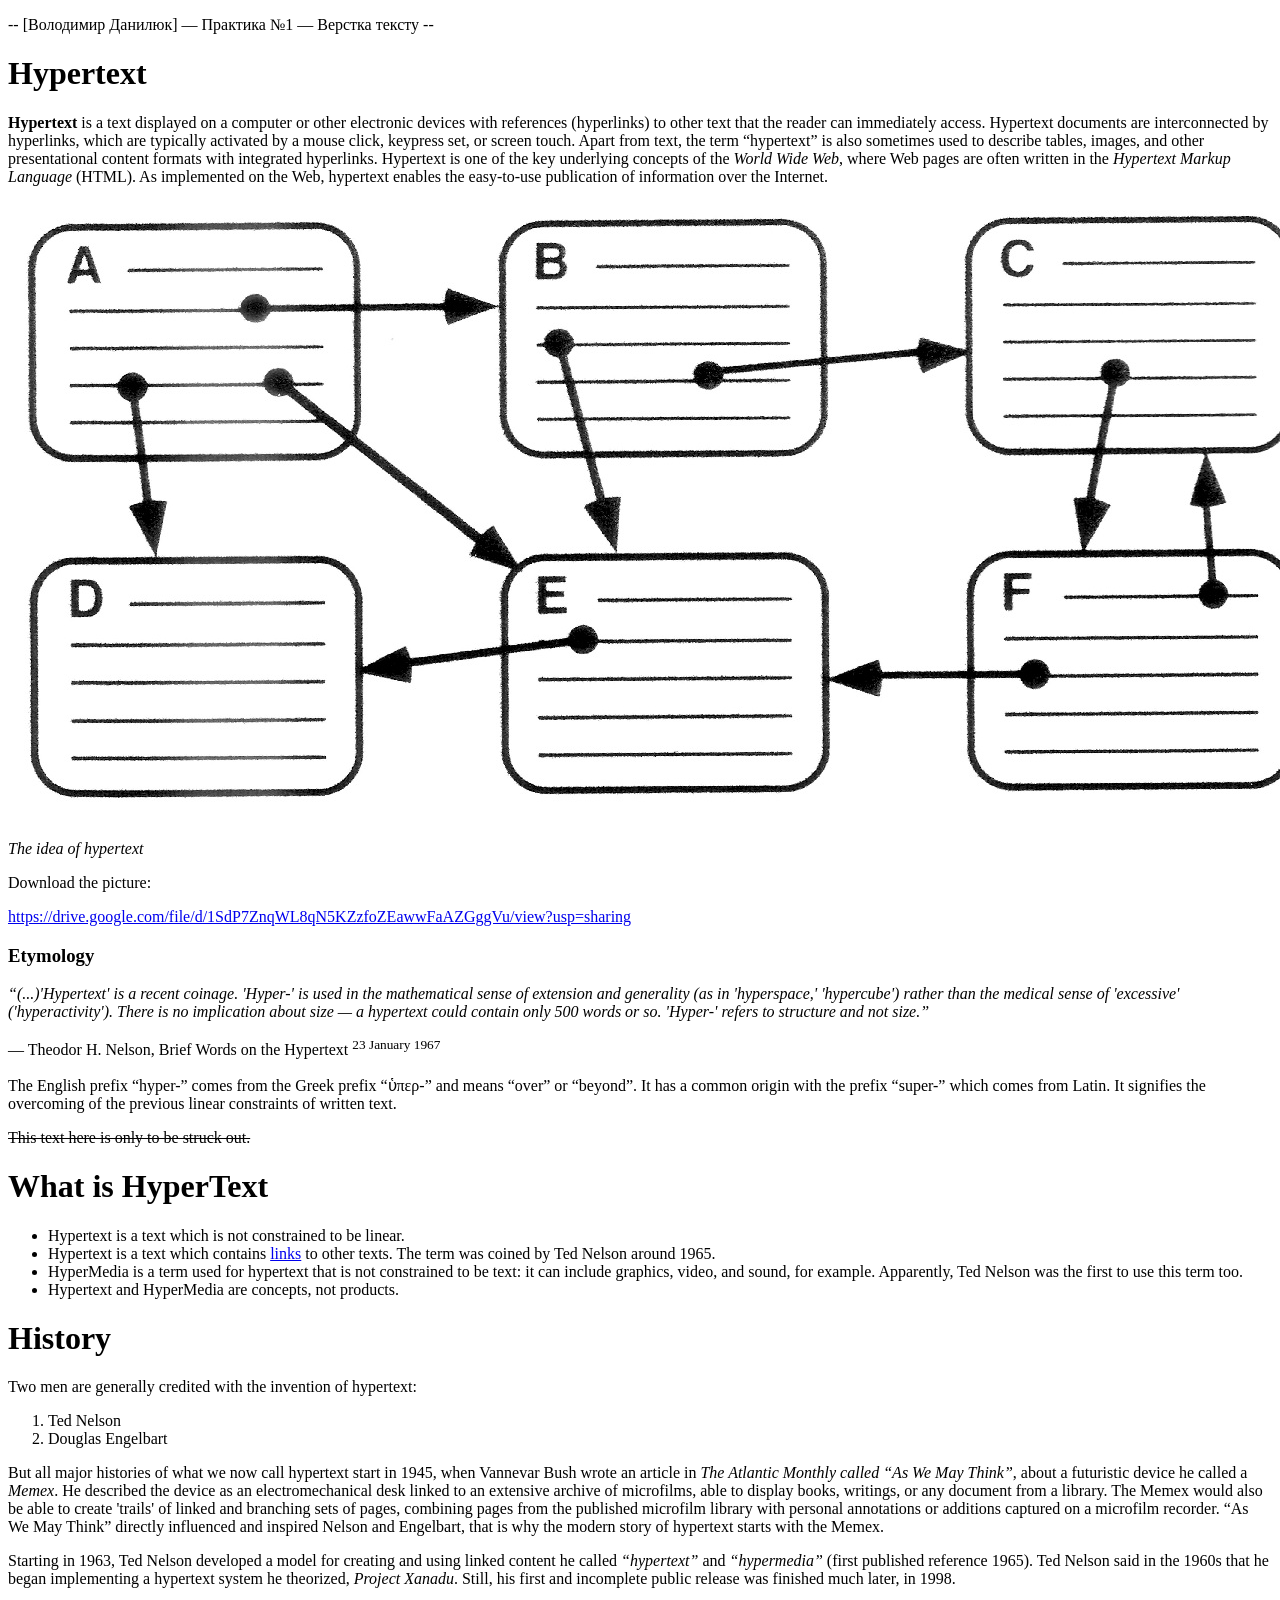
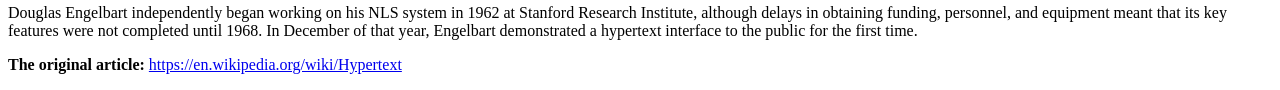
<file: less1_practice1/index.html>
<!DOCTYPE html>
<html lang="en">
<head>
    <meta charset="UTF-8">
    <title>Practical work №1</title>
</head>
<body>
<p>-- [Володимир Данилюк] — Практика №1 — Верстка тексту --</p>

<h1>Hypertext</h1>
<p>
    <b>Hypertext</b> is a text displayed on a computer or other electronic devices with references
    (hyperlinks) to other text that the reader can immediately access. Hypertext documents are
    interconnected by hyperlinks, which are typically activated by a mouse click, keypress set, or
    screen touch. Apart from text, the term “hypertext” is also sometimes used to describe tables,
    images, and other presentational content formats with integrated hyperlinks. Hypertext is one of
    the key underlying concepts of the <i>World Wide Web</i>, where Web pages are often written in the
    <i>Hypertext Markup Language</i> (HTML). As implemented on the Web, hypertext enables the
    easy-to-use publication of information over the Internet.
</p>
<img src="hypertext1.jpg" />
<p>
    <i>The idea of hypertext</i>
</p>
<p>
    Download the picture:
</p>
<p>
    <a href="https://drive.google.com/file/d/1SdP7ZnqWL8qN5KZzfoZEawwFaAZGggVu/view?usp=sharing">https://drive.google.com/file/d/1SdP7ZnqWL8qN5KZzfoZEawwFaAZGggVu/view?usp=sharing</a>
</p>
<h3>Etymology</h3>
<p>
    <i>“(...)'Hypertext' is a recent coinage. 'Hyper-' is used in the mathematical sense of extension and
    generality (as in 'hyperspace,' 'hypercube') rather than the medical sense of 'excessive'
    ('hyperactivity'). There is no implication about size — a hypertext could contain only 500 words
    or so. 'Hyper-' refers to structure and not size.”</i>
</p>
<p>
    — Theodor H. Nelson, Brief Words on the Hypertext <sup>23 January 1967</sup>
</p>
<p>
    The English prefix “hyper-” comes from the Greek prefix “ὑπερ-” and means “over” or “beyond”.
    It has a common origin with the prefix “super-” which comes from Latin. It signifies the
    overcoming of the previous linear constraints of written text.
</p>
<p>
    <s>This text here is only to be struck out.</s>
</p>
<h1>What is HyperText</h1>
<p>
<ul>
    <li> Hypertext is a text which is not constrained to be linear. </li>
    <li> Hypertext is a text which contains <a href="#">links</a> to other texts. The term was coined by Ted
        Nelson around 1965. </li>
    <li> HyperMedia is a term used for hypertext that is not constrained to be text: it can include
    graphics, video, and sound, for example. Apparently, Ted Nelson was the first to use this
        term too. </li>
    <li> Hypertext and HyperMedia are concepts, not products. </li>
</ul>
</p>
<h1>History</h1>
<p>
    Two men are generally credited with the invention of hypertext:
    <ol>
    <li> Ted Nelson </li>
    <li> Douglas Engelbart </li>
</ol>
</p>
<p>
    But all major histories of what we now call hypertext start in 1945, when Vannevar Bush wrote
    an article in <i>The Atlantic Monthly called “As We May Think”</i>, about a futuristic device he called a
    <i>Memex</i>. He described the device as an electromechanical desk linked to an extensive archive of
    microfilms, able to display books, writings, or any document from a library. The Memex would
    also be able to create 'trails' of linked and branching sets of pages, combining pages from the
    published microfilm library with personal annotations or additions captured on a microfilm
    recorder. “As We May Think” directly influenced and inspired Nelson and Engelbart, that is why
    the modern story of hypertext starts with the Memex.
</p>
<p>
    Starting in 1963, Ted Nelson developed a model for creating and using linked content he called
    <i>“hypertext”</i> and <i>“hypermedia”</i> (first published reference 1965). Ted Nelson said in the 1960s that
    he began implementing a hypertext system he theorized, <i>Project Xanadu</i>. Still, his first and
    incomplete public release was finished much later, in 1998.
</p>
<p>
    Douglas Engelbart independently began working on his NLS system in 1962 at Stanford
    Research Institute, although delays in obtaining funding, personnel, and equipment meant that
    its key features were not completed until 1968. In December of that year, Engelbart
    demonstrated a hypertext interface to the public for the first time.
</p>
<p>
    <b>The original article:</b> <a href="https://en.wikipedia.org/wiki/Hypertext">https://en.wikipedia.org/wiki/Hypertext</a>
</p>
</body>
</html>
</file>
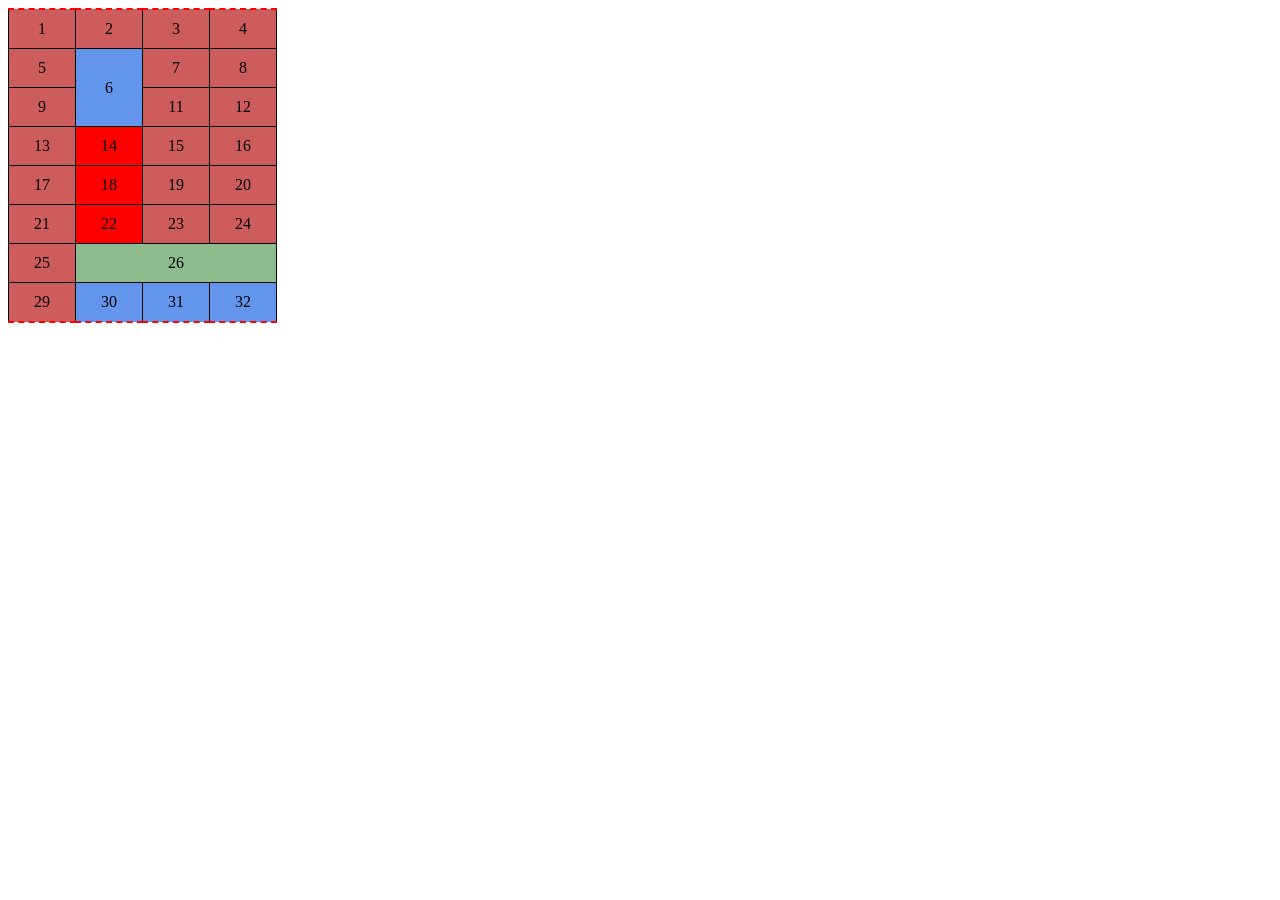
<file: less3/index.html>
<!DOCTYPE html>
<html lang="en">
<head>
    <meta charset="UTF-8">
    <title>Title</title>
    <link rel="stylesheet" href="style/style.css">
</head>
<body>
<table>
    <tr>
        <td bgcolor="#cd5c5c">1</td>
        <td bgcolor="#cd5c5c">2</td>
        <td bgcolor="#cd5c5c">3</td>
        <td bgcolor="#cd5c5c">4</td>
    </tr>
    <tr>
        <td bgcolor="#cd5c5c">5</td>
        <td rowspan="2" bgcolor="#6495ed">6</td>
        <td bgcolor="#cd5c5c">7</td>
        <td bgcolor="#cd5c5c">8</td>
    </tr>
    <tr>
        <td bgcolor="#cd5c5c">9</td>
        <td bgcolor="#cd5c5c">11</td>
        <td bgcolor="#cd5c5c">12</td>
    </tr>
    <tr>
        <td bgcolor="#cd5c5c">13</td>
        <td bgcolor="red">14</td>
        <td bgcolor="#cd5c5c">15</td>
        <td bgcolor="#cd5c5c">16</td>
    </tr>
    <tr>
        <td bgcolor="#cd5c5c">17</td>
        <td bgcolor="red">18</td>
        <td bgcolor="#cd5c5c">19</td>
        <td bgcolor="#cd5c5c">20</td>
    </tr>
    <tr>
        <td bgcolor="#cd5c5c">21</td>
        <td bgcolor="red">22</td>
        <td bgcolor="#cd5c5c">23</td>
        <td bgcolor="#cd5c5c">24</td>
    </tr>
    <tr>
        <td bgcolor="#cd5c5c">25</td>
        <td colspan="3" bgcolor="#8fbc8f">26</td>
    </tr>
    <tr>
        <td bgcolor="#cd5c5c">29</td>
        <td bgcolor="#6495ed">30</td>
        <td bgcolor="#6495ed">31</td>
        <td bgcolor="#6495ed">32</td>
    </tr>
</table>
</body>
</html>
</file>
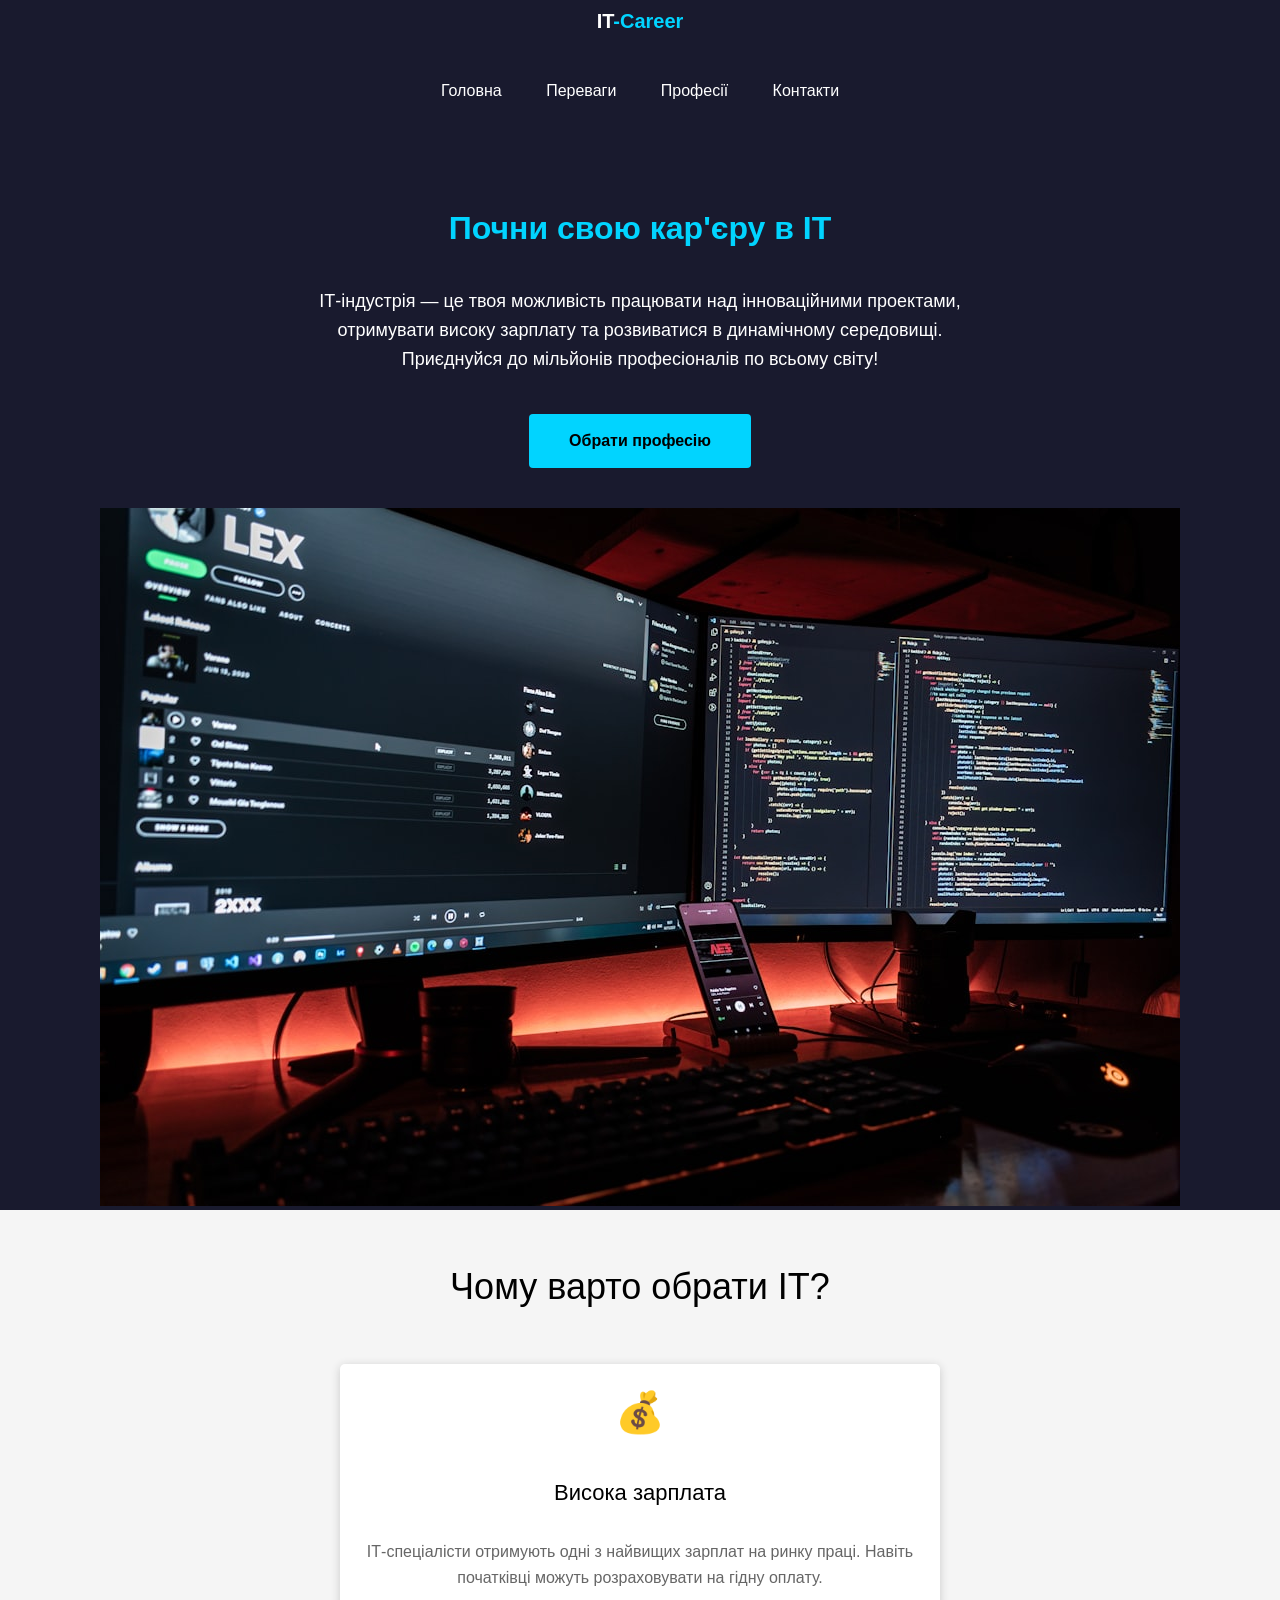
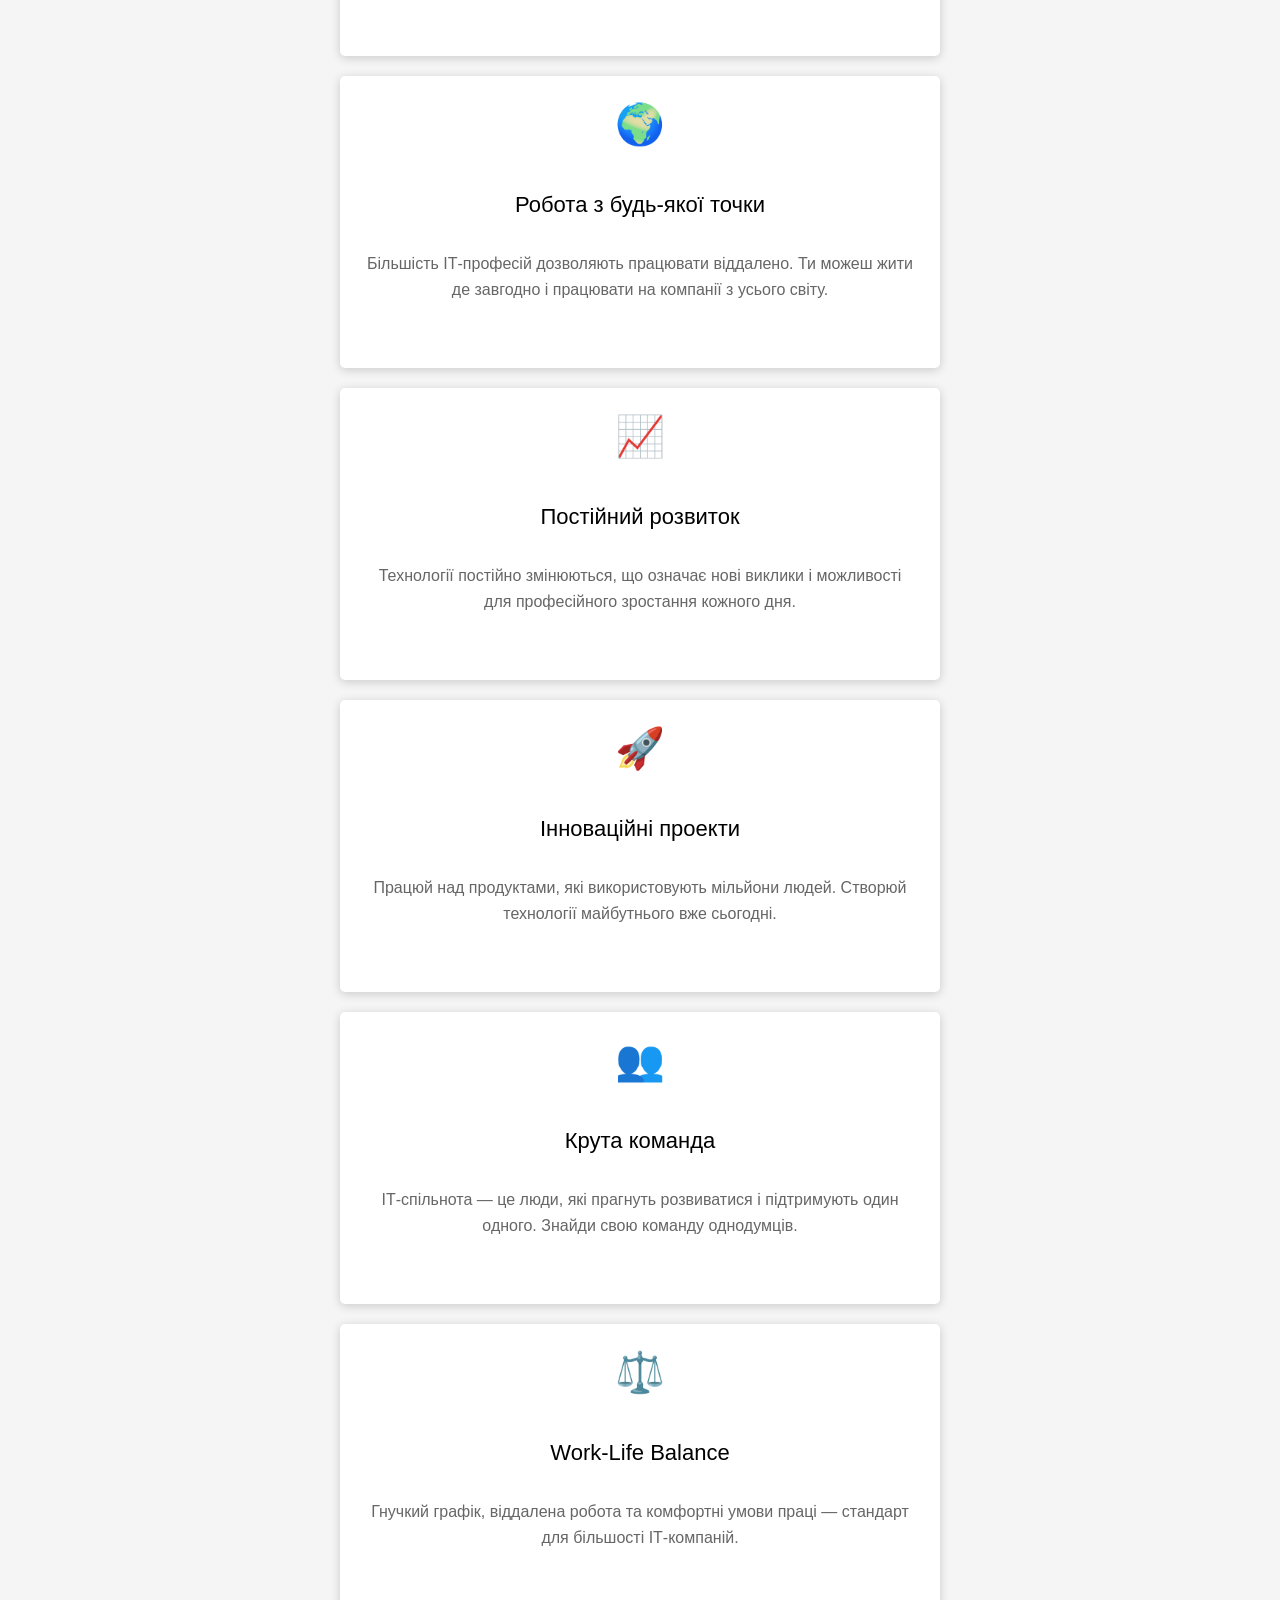
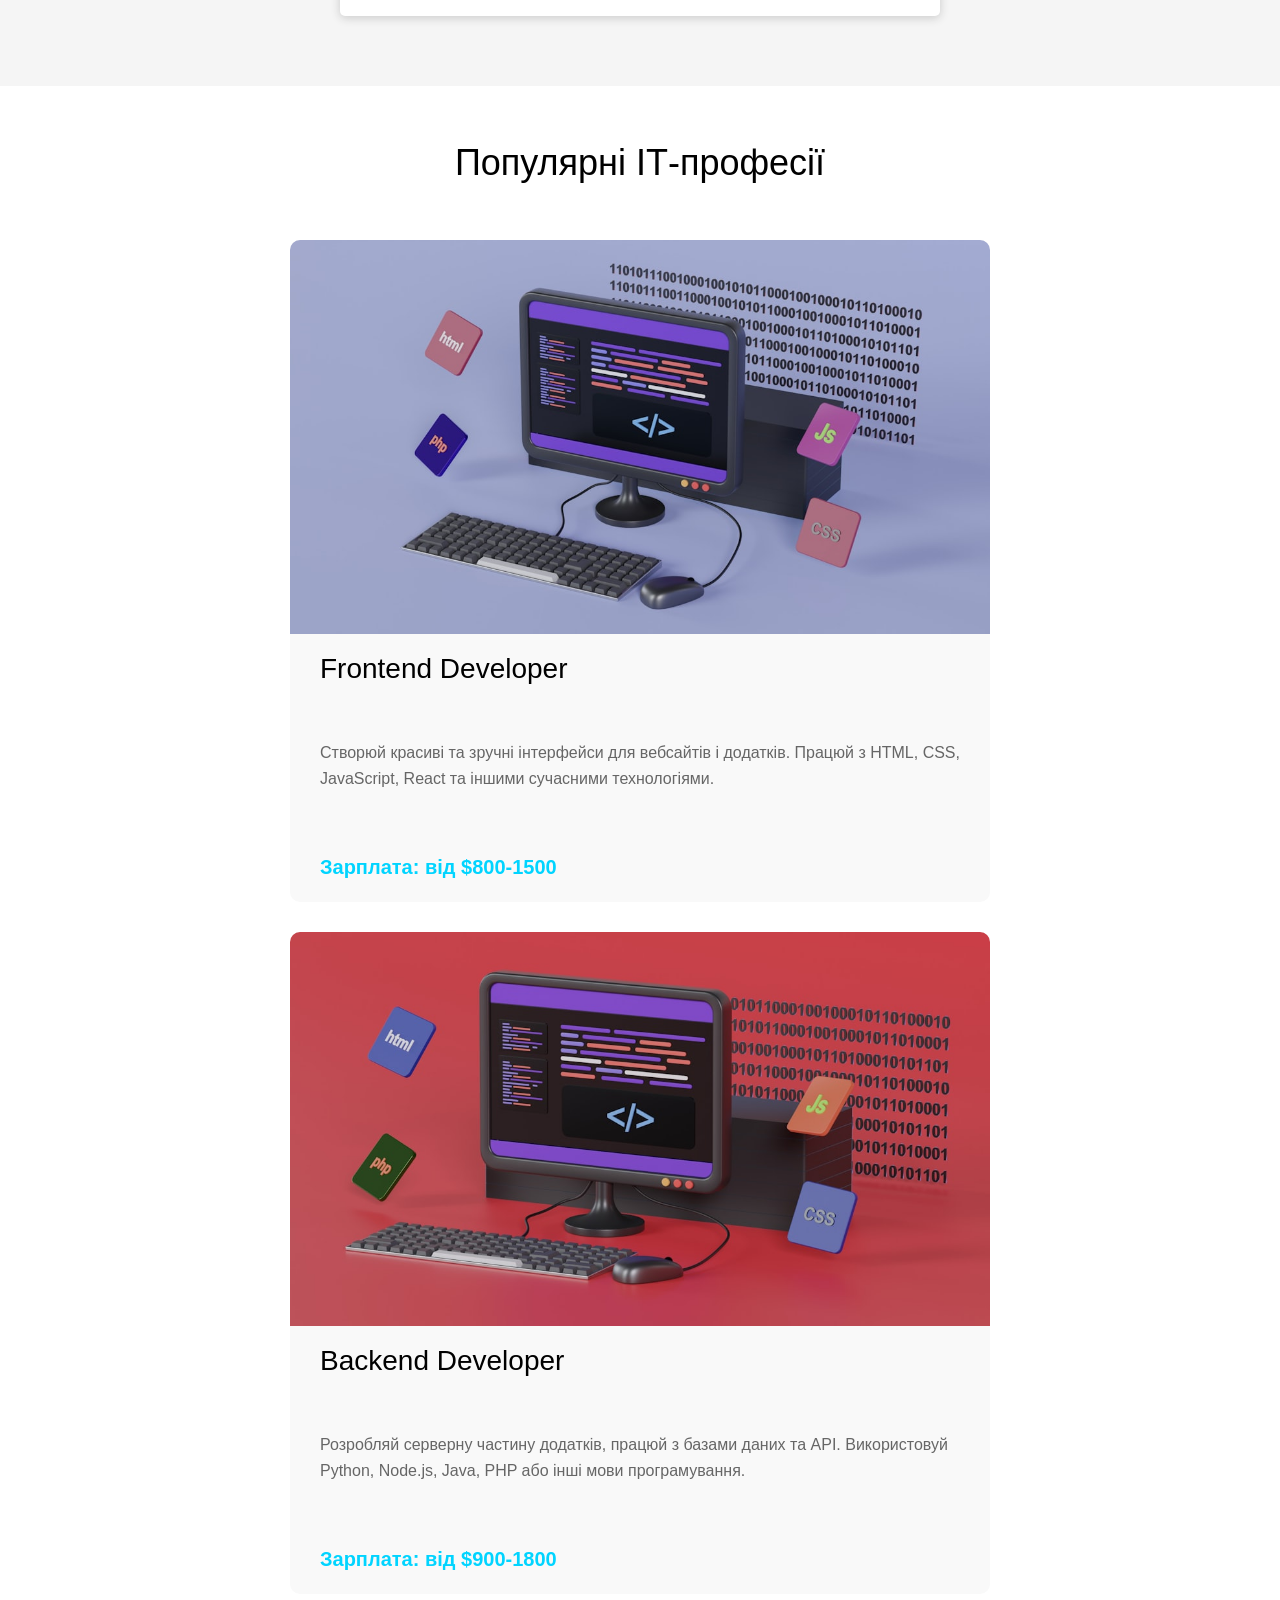
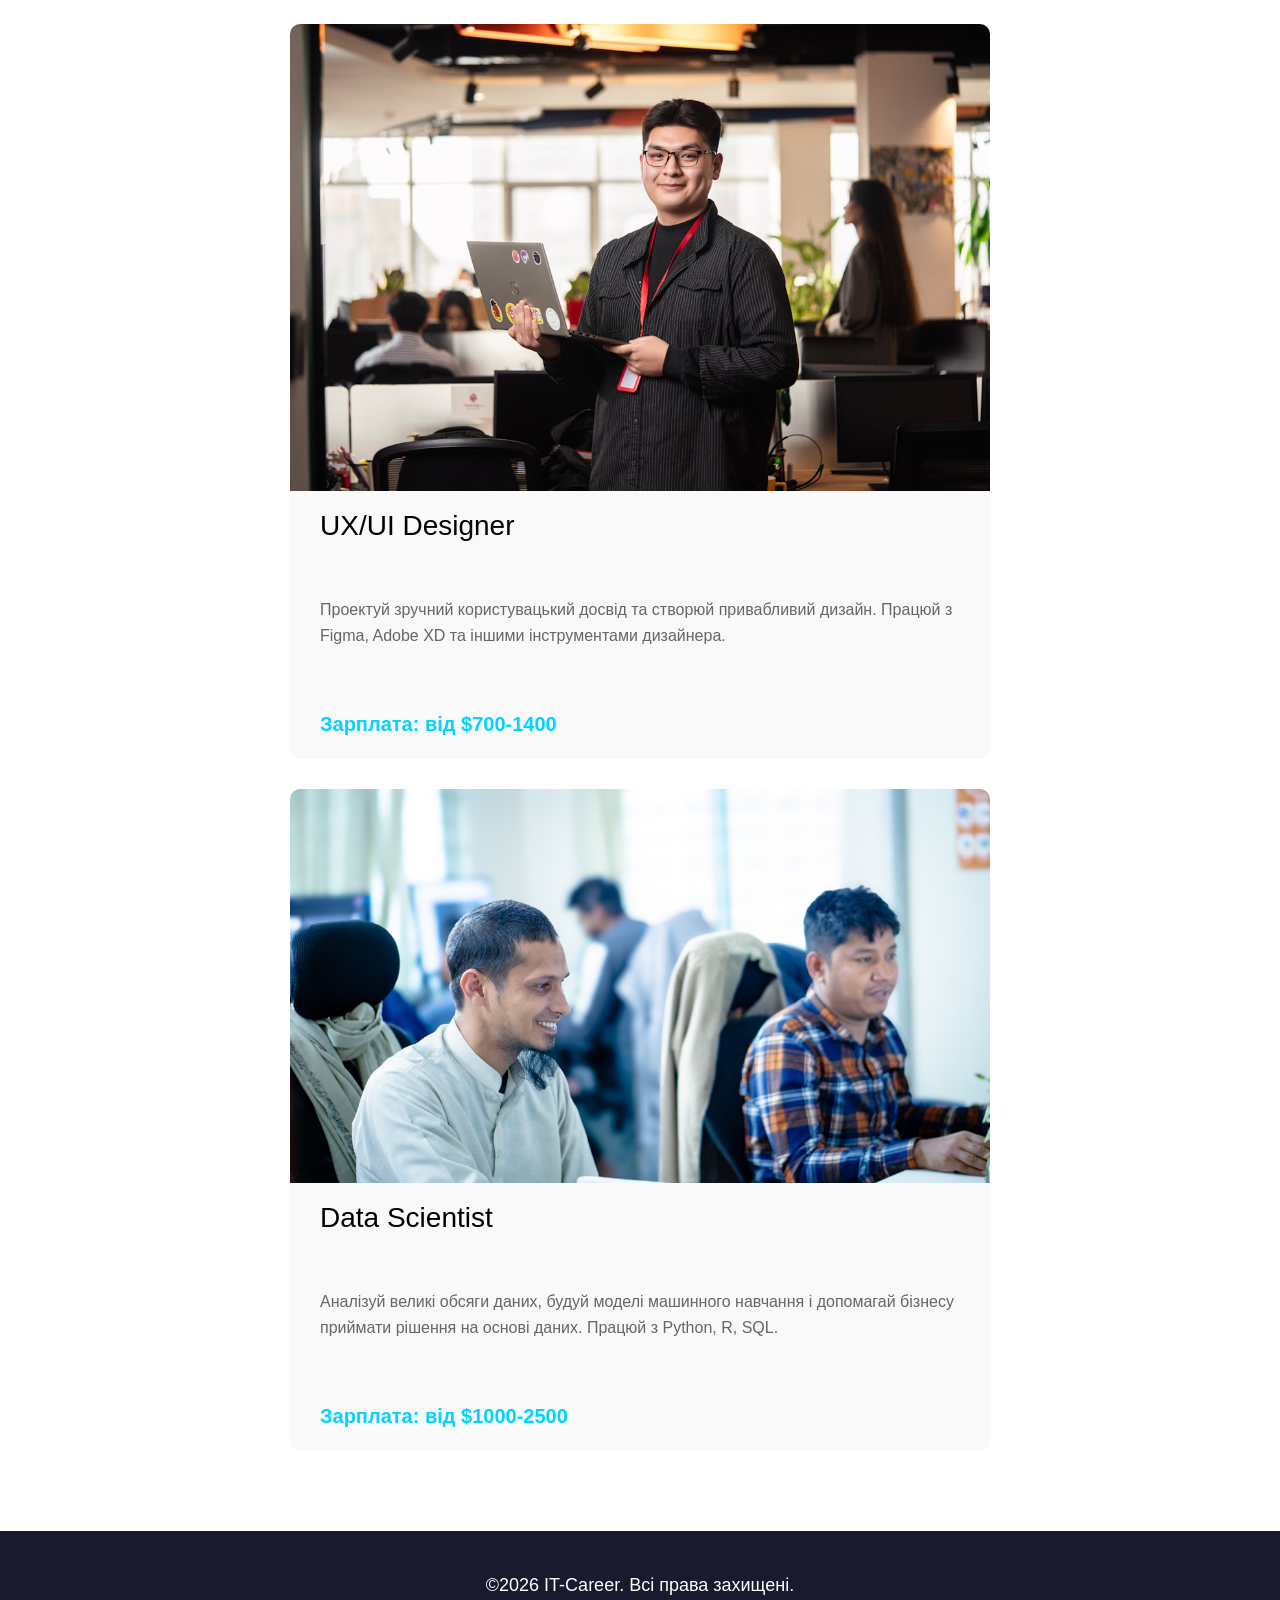
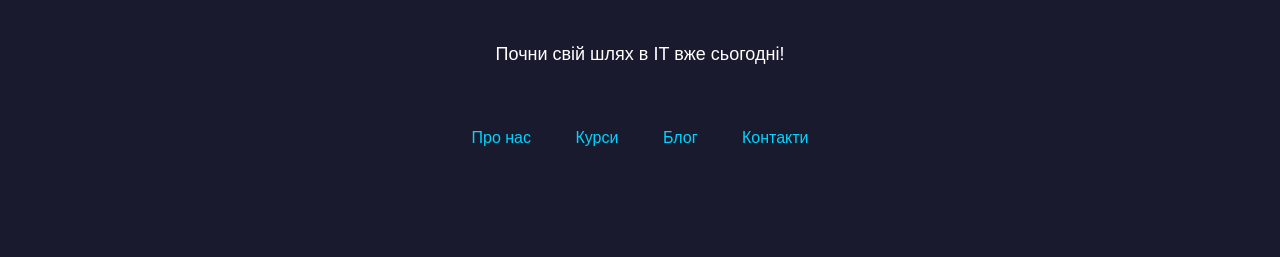
<file: less6/index.html>
<!DOCTYPE html>
<html lang="en">
<head>
    <meta charset="UTF-8">
    <title>IT-Career</title>
    <link href="style/style.css" rel="stylesheet" type="text/css">
</head>
<body>
<header class="header-top">
    <div class="wrapper">
        <div class="header-top">
            <div class="logo">IT<span class="blue">-Career</span></div>
                <nav>
                    <ul>
                        <li><a href="#">Головна</a></li>
                        <li><a href="#">Переваги</a></li>
                        <li><a href="#">Професії</a></li>
                        <li><a href="#">Контакти</a></li>
                    </ul>
                </nav>
                <h1 class="blue">Почни свою кар'єру в ІТ</h1>
                <p>ІТ-індустрія — це твоя можливість працювати над інноваційними проектами,<br> отримувати високу зарплату та розвиватися в динамічному середовищі.<br> Приєднуйся до мільйонів професіоналів по всьому світу!</p>
                <button>Обрати професію</button>
                <img src="images/1.jpg" alt="header">
        </div>
    </div>
</header>
<section class="reasons">
    <div class="wrapper">
        <h2>Чому варто обрати ІТ?</h2>
        <article class="reasons-box">
            <div class="reasons-box-icon">
                💰
            </div>
            <h3>Висока зарплата</h3>
            <p>ІТ-спеціалісти отримують одні з найвищих зарплат на ринку праці. Навіть початківці можуть розраховувати на гідну оплату.</p>
        </article>
        <article class="reasons-box">
            <div class="reasons-box-icon">
                🌍
            </div>
            <h3>Робота з будь-якої точки</h3>
            <p>Більшість ІТ-професій дозволяють працювати віддалено. Ти можеш жити де завгодно і працювати на компанії з усього світу.</p>
        </article>
        <article class="reasons-box">
            <div class="reasons-box-icon">
                📈
            </div>
            <h3>Постійний розвиток</h3>
            <p>Технології постійно змінюються, що означає нові виклики і можливості для професійного зростання кожного дня.</p>
        </article>
        <article class="reasons-box">
            <div class="reasons-box-icon">
                🚀
            </div>
            <h3>Інноваційні проекти</h3>
            <p>Працюй над продуктами, які використовують мільйони людей. Створюй технології майбутнього вже сьогодні.</p>
        </article>
        <article class="reasons-box">
            <div class="reasons-box-icon">
                👥
            </div>
            <h3>Крута команда</h3>
            <p>ІТ-спільнота — це люди, які прагнуть розвиватися і підтримують один одного. Знайди свою команду однодумців.</p>
        </article>
        <article class="reasons-box">
            <div class="reasons-box-icon">
                ⚖️
            </div>
            <h3>Work-Life Balance</h3>
            <p>Гнучкий графік, віддалена робота та комфортні умови праці — стандарт для більшості ІТ-компаній.</p>
        </article>
    </div>
</section>
<section class="professions">
    <div class="wrapper">
        <h2>Популярні ІТ-професії</h2>
        <article class="professions-card">
            <img src="images/2.jpg" alt="card">
            <h3>Frontend Developer</h3>
            <p>Створюй красиві та зручні інтерфейси для вебсайтів і додатків. Працюй з HTML, CSS, JavaScript, React та іншими сучасними технологіями.</p>
            <p class="blue">Зарплата: від $800-1500</p>
        </article>
        <article class="professions-card">
            <img src="images/3.jpg" alt="card">
            <h3>Backend Developer</h3>
            <p>Розробляй серверну частину додатків, працюй з базами даних та API. Використовуй Python, Node.js, Java, PHP або інші мови програмування.</p>
            <p class="blue">Зарплата: від $900-1800</p>
        </article>
        <article class="professions-card">
            <img src="images/4.jpg" alt="card">
            <h3>UX/UI Designer</h3>
            <p>Проектуй зручний користувацький досвід та створюй привабливий дизайн. Працюй з Figma, Adobe XD та іншими інструментами дизайнера.</p>
            <p class="blue">Зарплата: від $700-1400</p>
        </article>
        <article class="professions-card">
            <img src="images/5.jpg" alt="card">
            <h3>Data Scientist</h3>
            <p>Аналізуй великі обсяги даних, будуй моделі машинного навчання і допомагай бізнесу приймати рішення на основі даних. Працюй з Python, R, SQL.</p>
            <p class="blue">Зарплата: від $1000-2500</p>
        </article>
    </div>
</section>
<footer>
    <div class="wrapper">
        <p>&copy;2026 IT-Career. Всі права захищені.</p>
        <p>Почни свій шлях в ІТ вже сьогодні!</p>
        <nav>
            <ul>
                <li><a href="#" class="blue">Про нас</a></li>
                <li><a href="#" class="blue">Курси</a></li>
                <li><a href="#" class="blue">Блог</a></li>
                <li><a href="#" class="blue">Контакти</a></li>
            </ul>
        </nav>
    </div>
</footer>

</body>
</html>
</file>
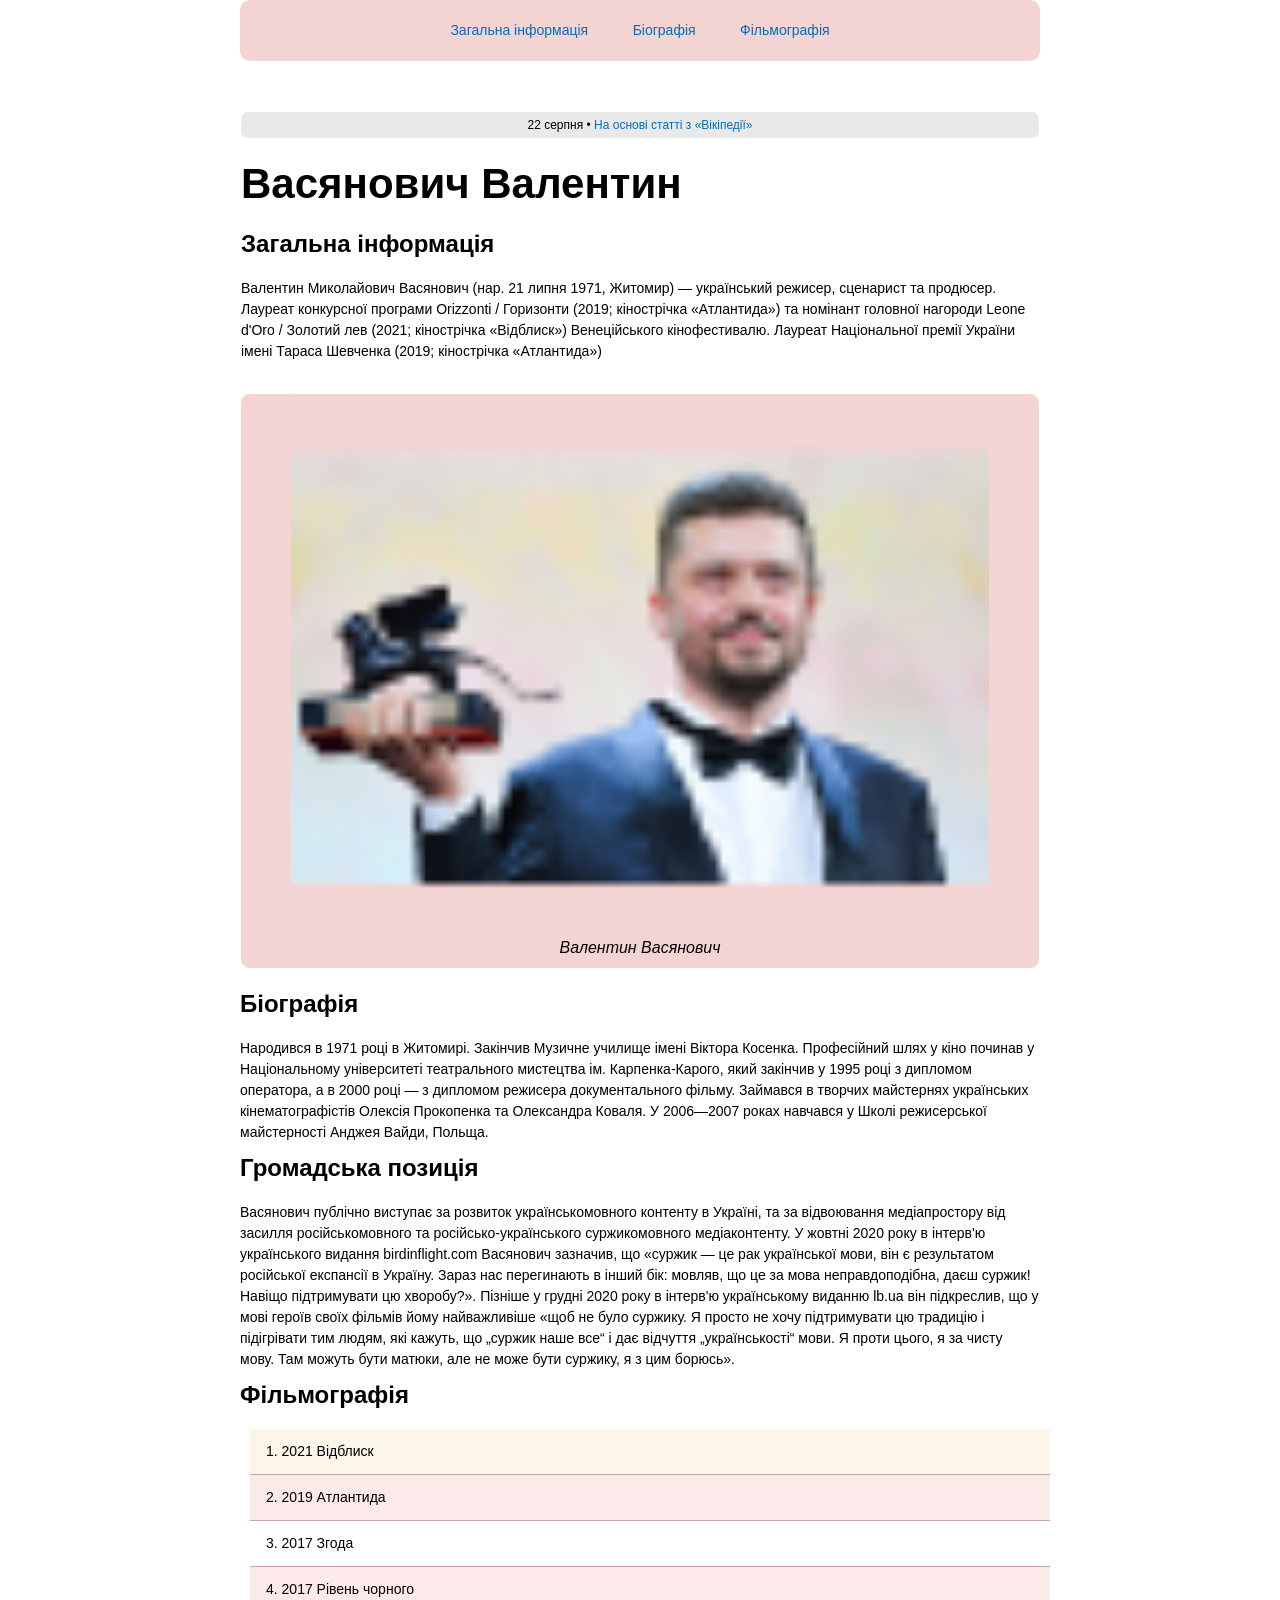
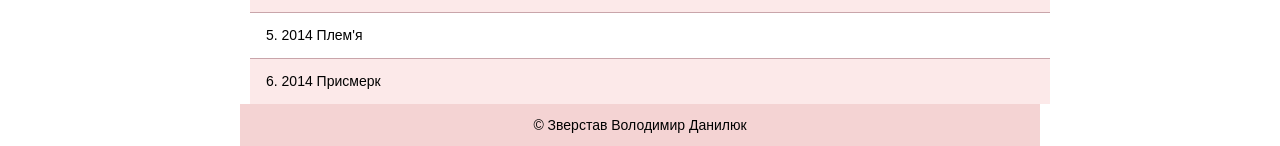
<file: practika_vasyanovich/index.html>
<!DOCTYPE html>
<html lang="en">
<head>
    <meta charset="UTF-8">
    <title>Title</title>
    <link href="style.css" rel="stylesheet" type="text/css">
</head>
<body>
    <nav>
        <ul>
            <li><a href="#">Загальна інформація</a></li>
            <li><a href="#" class="active">Біографія</a></li>
            <li><a href="#" class="visited">Фільмографія</a></li>
        </ul>
    </nav>
<header>
    <div class="wrapper">
        <div class="header-top">
            <div class="logo">22 серпня • <span class="blue">На основі статті з «Вікіпедії»</span></div>
            <h1>Васянович Валентин</h1>
            <h2>Загальна інформація</h2>
            <p>Валентин Миколайович Васянович (нар. 21 липня 1971, Житомир) — український режисер, сценарист та продюсер. Лауреат конкурсної програми Orizzonti / Горизонти (2019; кінострічка «Атлантида») та номінант головної нагороди Leone d'Oro / Золотий лев (2021; кінострічка «Відблиск») Венеційського кінофестивалю. Лауреат Національної премії України імені Тараса Шевченка (2019; кінострічка «Атлантида»)</p>
        </div>
    </div>
</header>
<section class="img-block">
    <div class="wrapper">
        <article class="img-card">
            <img src="images/download.png" alt="card">
            <h3>Валентин Васянович</h3>
        </article>
    </div>
</section>
<section class="info">
    <div class="wrapper">
        <h2>Біографія</h2>
        <p>Народився в 1971 році в Житомирі. Закінчив Музичне училище імені Віктора Косенка. Професійний шлях у кіно починав у Національному університеті театрального мистецтва ім. Карпенка-Карого, який закінчив у 1995 році з дипломом оператора, а в 2000 році — з дипломом режисера документального фільму. Займався в творчих майстернях українських кінематографістів Олексія Прокопенка та Олександра Коваля. У 2006—2007 роках навчався у Школі режисерської майстерності Анджея Вайди, Польща.</p>
        <h2>Громадська позиція</h2>
        <p>Васянович публічно виступає за розвиток українськомовного контенту в Україні, та за відвоювання медіапростору від засилля російськомовного та російсько-українського суржикомовного медіаконтенту. У жовтні 2020 року в інтерв'ю українського видання birdinflight.com Васянович зазначив, що «суржик — це рак української мови, він є результатом російської експансії в Україну. Зараз нас перегинають в інший бік: мовляв, що це за мова неправдоподібна, даєш суржик! Навіщо підтримувати цю хворобу?». Пізніше у грудні 2020 року в інтерв'ю українському виданню lb.ua він підкреслив, що у мові героїв своїх фільмів йому найважливіше «щоб не було суржику. Я просто не хочу підтримувати цю традицію і підігрівати тим людям, які кажуть, що „суржик наше все“ і дає відчуття „українськості“ мови. Я проти цього, я за чисту мову. Там можуть бути матюки, але не може бути суржику, я з цим борюсь».</p>
        <h2>Фільмографія</h2>
    </div>
</section>
<section id="filmography">
        <ol class="filmography">
            <li class="special">1. 2021 Відблиск</li>
            <li>2. 2019 Атлантида</li>
            <li>3. 2017 Згода</li>
            <li>4. 2017 Рівень чорного</li>
            <li>5. 2014 Плем'я</li>
            <li class="last">6. 2014 Присмерк</li>
        </ol>
</section>
<footer>
    <div class="wrapper">
        <p>&copy; Зверстав Володимир Данилюк</p>
    </div>
</footer>
</body>
</html>
</file>
<file: less3/style/style.css>
table,
td {
    text-align: center;
    border: 1px solid #000000;
    padding-left: 25px;
    padding-right: 25px;
    padding-bottom: 10px;
    padding-top: 10px;
}
table {
    border-collapse: collapse;
    border-top: dashed red 2px;
    border-bottom: dashed red 2px;
}
</file>
<file: less6/style/style.css>
*{
    margin: 0;
    padding: 0;
    box-sizing: border-box;
    text-decoration: none;
    list-style: none;
}
html{
    font-family: Arial, sans-serif;
    text-align: center;
}
.wrapper{
    max-width: 1200px;
    margin: 0 auto;
}
.blue{
    color: #01d4ff;
    padding: 40px 0;
}
header{
    color: #fff;
}
.header-top{
    background: #191a2e;
}
.logo{
    font-size: 20px;
    line-height: 42px;
    font-weight: bold;
    margin-bottom: 20px;
}
nav{
    margin-bottom: 50px;
}
nav ul li{
    display: inline-block;
    margin: 20px;
}
nav ul li a{
    color: #fff;
}
.header-color .wrapper h1{
    font-size: 48px;
    line-height: 72px;
    font-weight: 500;
    margin-bottom: 50px;
}
.header-color, .wrapper p{
    font-size: 18px;
    line-height: 29px;
    margin-bottom: 40px;
}
button{
    display: block;
    margin: 0 auto 40px;
    border: none;
    background: #01d4ff;
    padding: 10px 40px;
    font-size: 16px;
    line-height: 34px;
    font-weight: bold;
    border-radius: 4px;
}
.header-color .wrapper img{
    width: 800px;
    border-radius: 5px;
}
.reasons{
    background: #f5f5f5;
}
h2{
    font-size: 36px;
    line-height: 54px;
    font-weight: 500;
    margin-bottom: 50px;
}
.reasons, .professions {
    padding: 50px 0;
}
.reasons-box{
    max-width: 600px;
    background: #fff;
    border-radius: 5px;
    padding: 25px;
    box-shadow: 0 2px 10px rgba(37, 37, 37, 0.2);
}
.reasons .wrapper article{
    margin: 0 auto 20px;
}
.reasons-box-icon{
    font-size: 40px;
    margin-bottom: 40px;
}
h3{
    font-size: 22px;
    line-height: 33px;
    font-weight: 500;
    margin-bottom: 30px;
}
.reasons-box p{
    font-size: 16px;
    line-height: 26px;
    color: #666666
}
.professions-card{
    max-width: 700px;
    overflow: hidden;
    margin: 0 auto 30px;
    background: #f9f9f9;
    border-radius: 10px;
    text-align: left;
}
.professions-card img{
    object-fit: cover;
    width: 100%;
}
.professions-card h3{
    font-size: 28px;
    line-height: 42px;
    padding: 10px 30px;
}
.professions-card p{
    font-size: 16px;
    line-height: 26px;
    color: #666666;
    padding: 10px 30px;
}
.professions-card p.blue{
    color: #01d4ff;
    font-size: 20px;
    line-height: 30px;
    font-weight: 700;
    margin-bottom: 10px;
}
footer{
    background: #191a2e;
    color: #fff;
    padding: 40px 0;
}
footer p{
    font-size: 14px;
    line-height: 21px;
    margin-bottom: 20px;
}
</file>
<file: practika_vasyanovich/style.css>
*{
    margin: 0;
    padding: 0;
    box-sizing: border-box;
    text-decoration: none;
    list-style: none;
}
html{
    font-family: Arial, sans-serif;
    text-align: center;
}
.wrapper{
    max-width: 800px;
    margin: 0 auto;
}
.blue{
    color: #006EBE;
    padding: 40px 0;
}
header{
    color: #000000;
}
.header-top{
    background-color: #fff;
}
nav{
    background-color: #F4D3D3;
    max-width: 800px;
    margin: 0 auto;
    margin-bottom: 50px;
    text-align: center;
    border: none;
    border-radius: 10px;
}
nav ul li{
    display: inline-block;
    margin: 20px;
}
nav ul li a{
    color: #006EBE;
    font-size: 14px;
    line-height: 21px;
    font-weight: 400;
    margin-bottom: 50px;
}
nav ul li a.active:hover{
    color: #5EAAE0;
}
nav ul li a.visited:visited{
    color: #0B257D;
}
header{
    max-width: 800px;
    margin: 0 auto;
    background-color: #fff;
    border: 1px solid #ffffff;
    border-radius: 10px;
}
.logo{
    color: #000000;
    background-color: #E9E9E9;
    font-size: 12px;
    line-height: 14px;
    font-weight: 400;
    margin-bottom: 20px;
    padding: 6px 12px;
    border-radius: 7px;
}
h1{
    font-size: 42px;
    line-height: 51px;
    font-weight: 700;
    margin-bottom: 20px;
    text-align: left;
}
h2{
    text-align: left;
    font-size: 24px;
    line-height: 29px;
    font-weight: 700;
    margin-bottom: 20px;
}
p{
    text-align: left;
    font-size: 14px;
    line-height: 21px;
    font-weight: 400;
    margin-bottom: 10px;
}
.img-card{
    max-width: 800px;
    overflow: hidden;
    margin: 20px 0;
    background: #F4D3D3;
    border: 1px solid #ffffff;
    border-radius: 10px;
    text-align: center;
}
.img-block img{
    width: 100%;
    max-width: 700px;
    border: 1px solid #F4D3D3;
    border-radius: 7px;
    display: block;
    margin: 0 auto;
}
h3{
    font-style: italic;
    font-size: 16px;
    line-height: 21px;
    font-weight: 400;
    margin-bottom: 10px;
}
.filmography {
    list-style: decimal;
    padding-left: 20px;
}

.filmography li {
    max-width: 800px;
    font-size: 14px;
    line-height: 21px;
    font-weight: 400;
    padding: 12px 16px;
    border-bottom: 1px solid #C9A5AA;
    background-color: #ffffff;
    margin: 0 auto;
    text-align: left;
}
.filmography li:nth-child(even) {
    background-color: #FCE9E9;
}
.filmography li.last {
    border-bottom: none;
}
.filmography li.special {
    background-color: #FCF5E9;
}
footer p{
    text-align: center;
    max-width: 800px;
    font-size: 14px;
    line-height: 21px;
    font-weight: 400;
    padding: 10px;
    background-color: #F4D3D3;
    border-top: 1px solid #F4D3D3;
    border-bottom-radius: 5px;
    margin: 0 auto;
}
</file>
